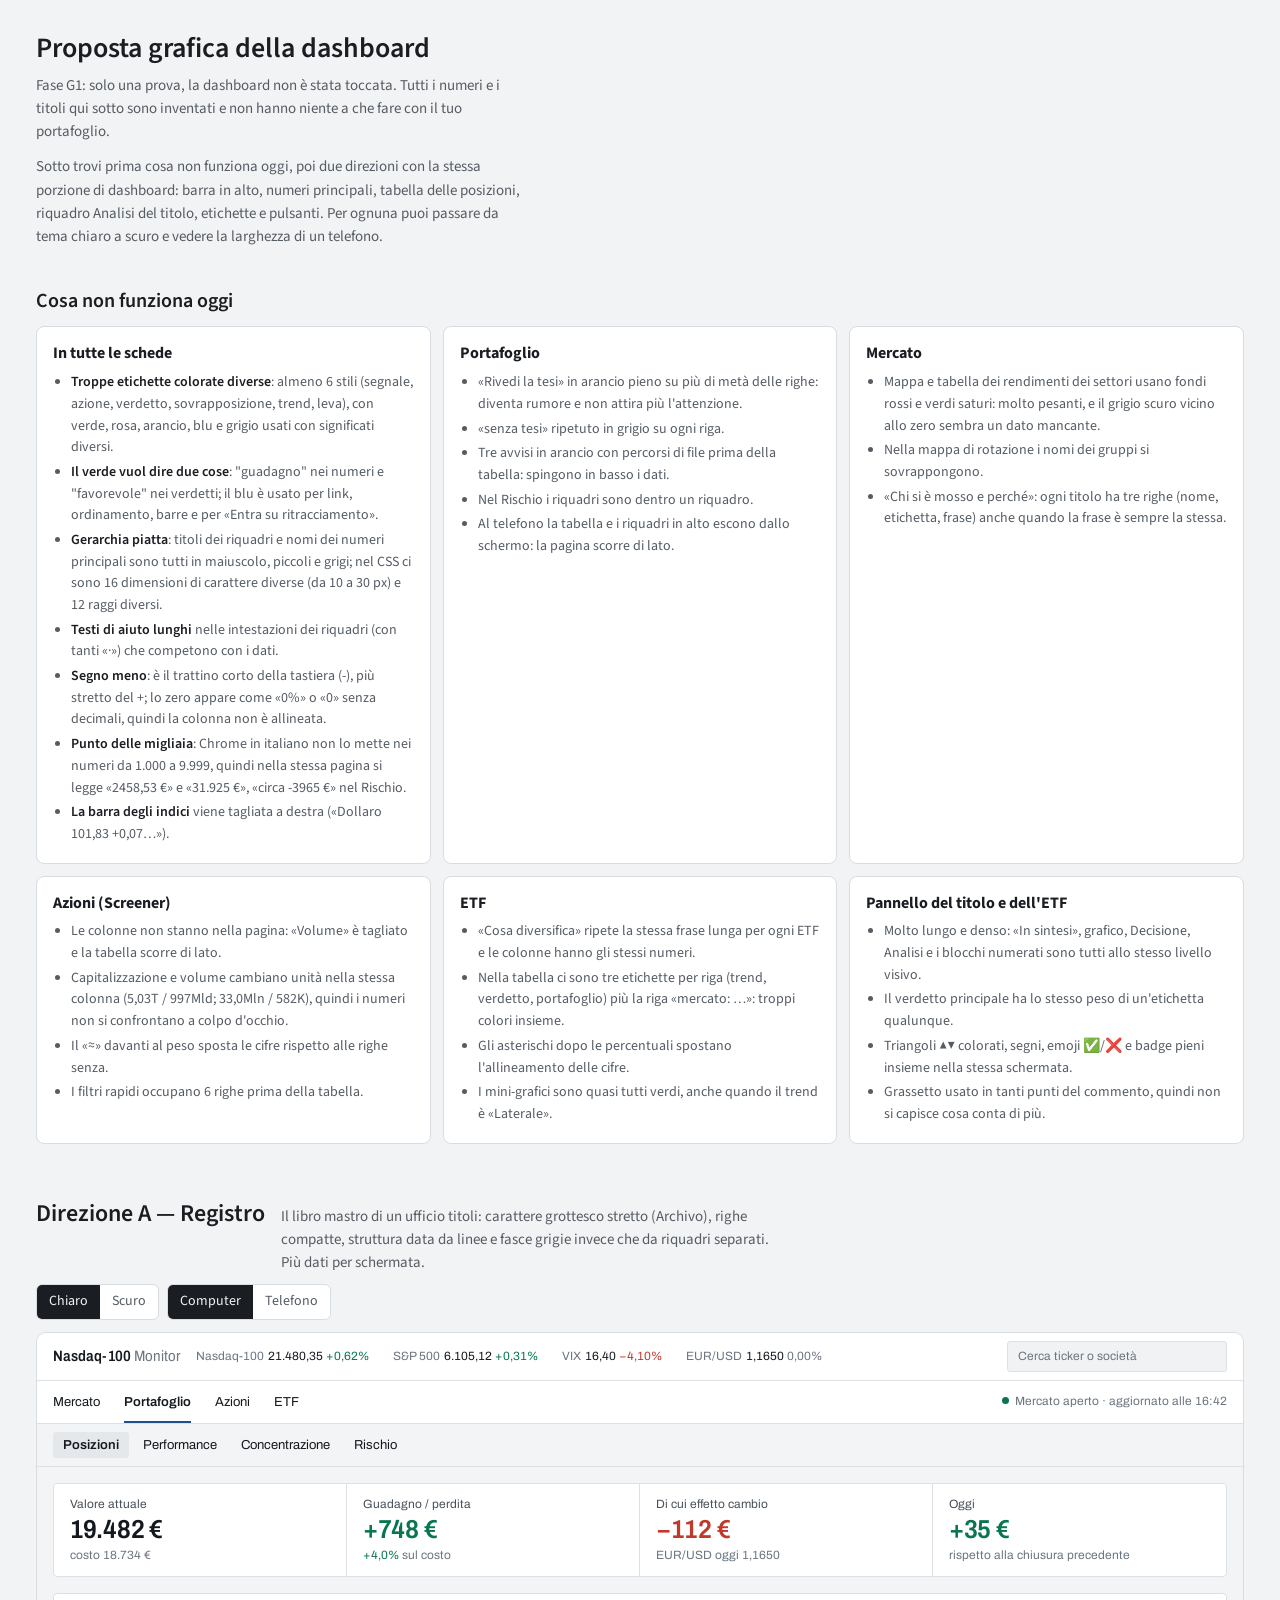
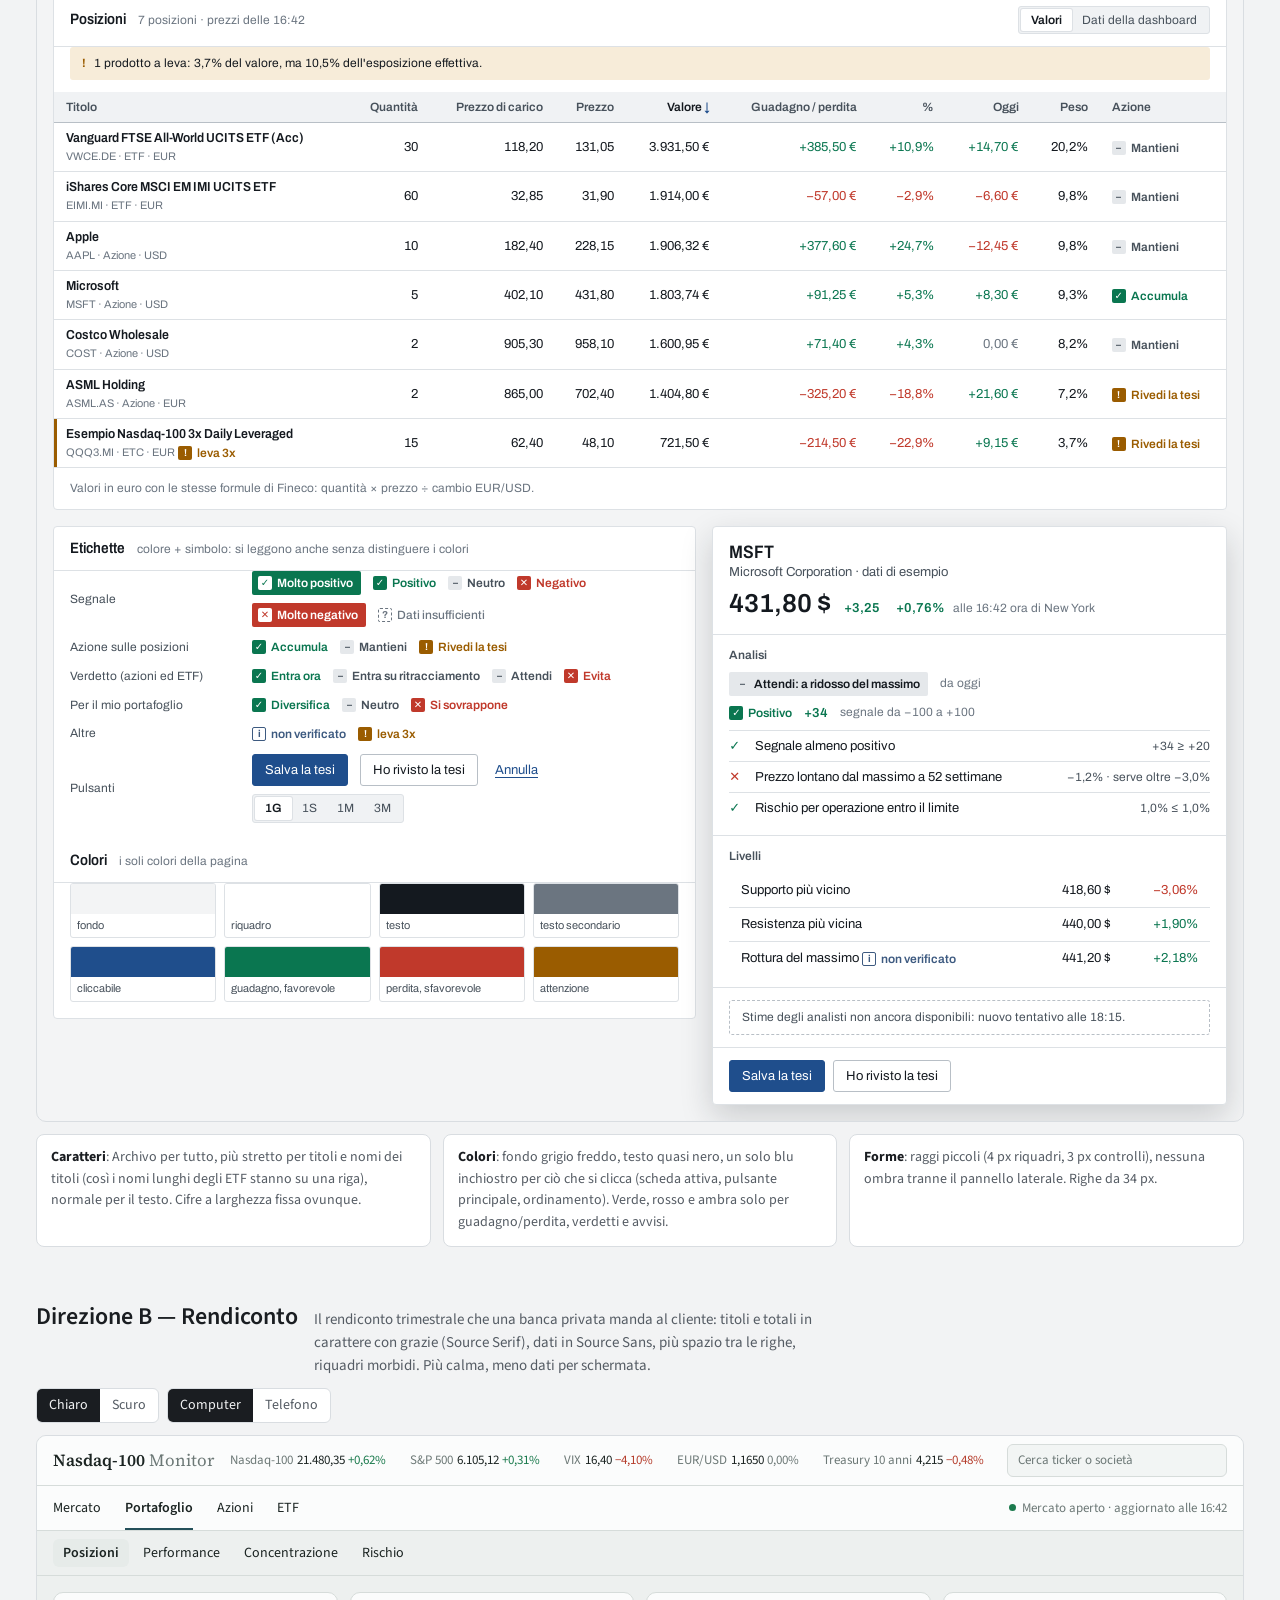
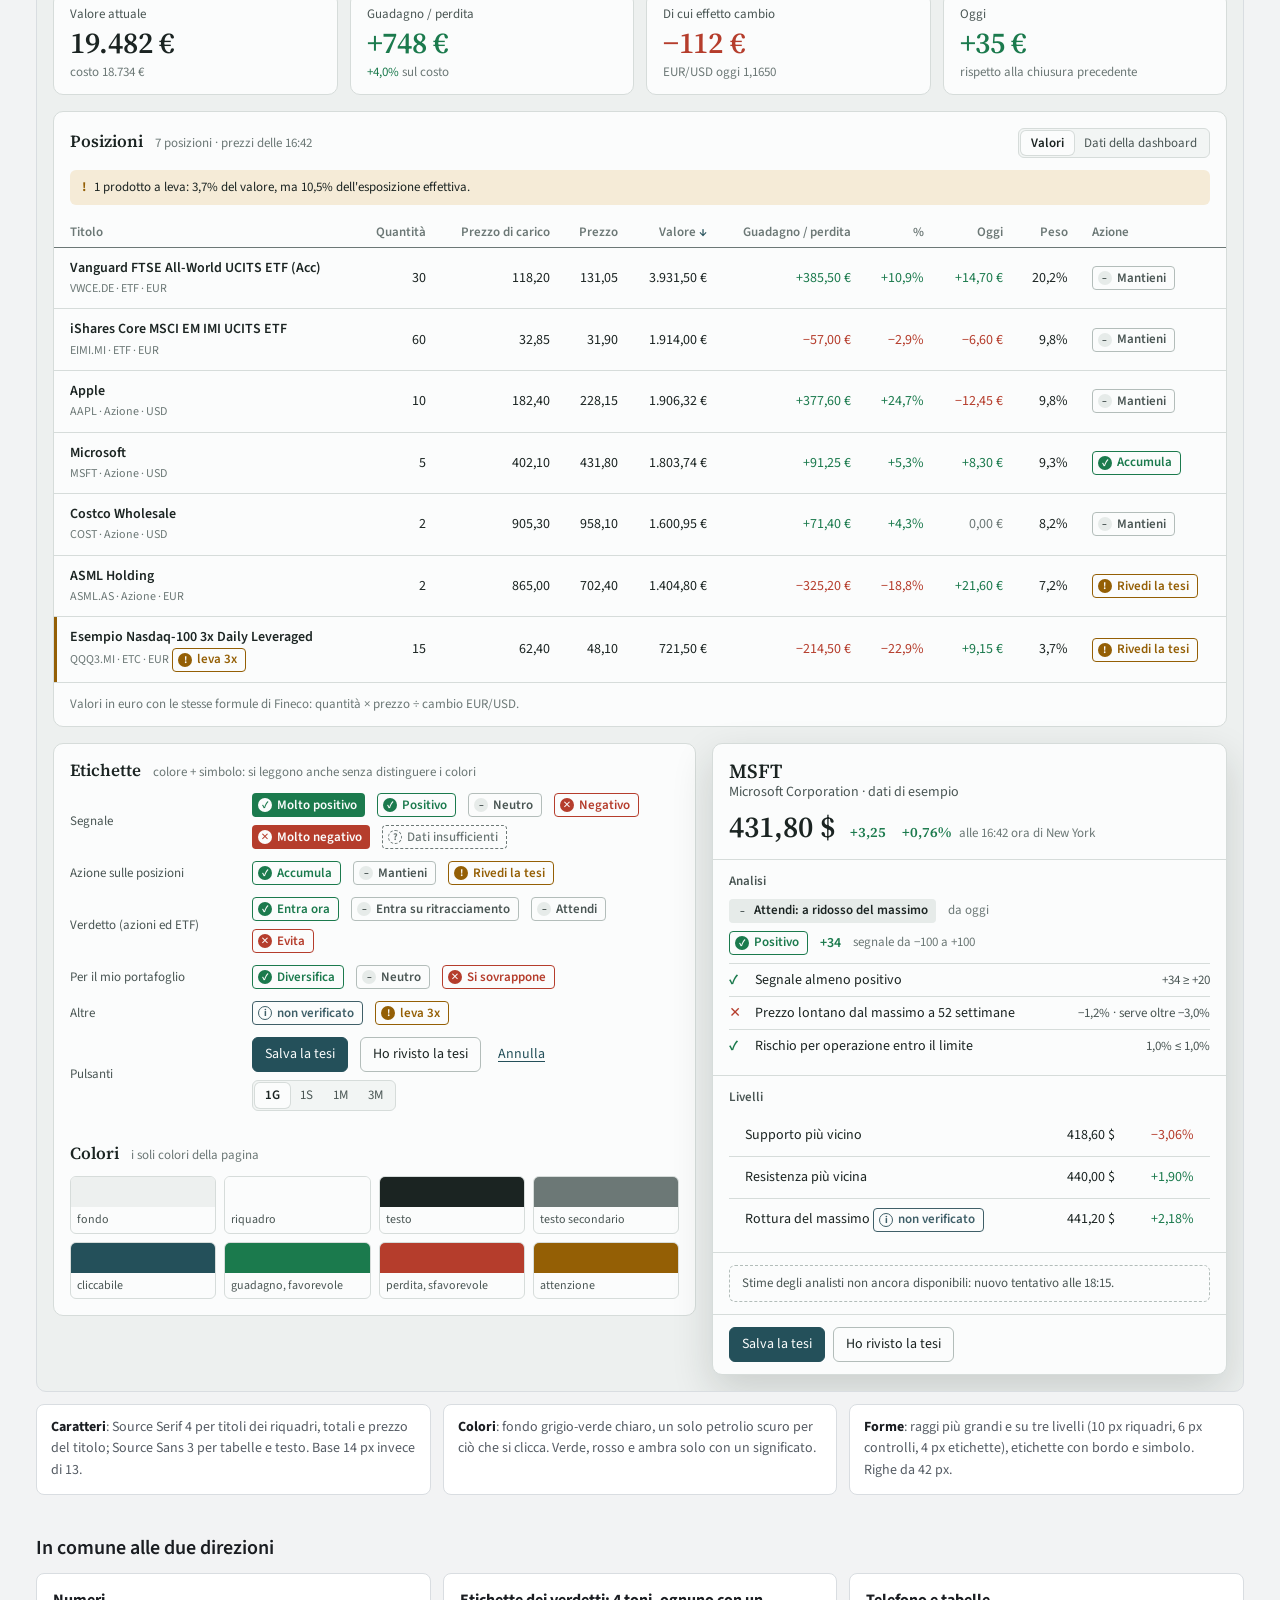
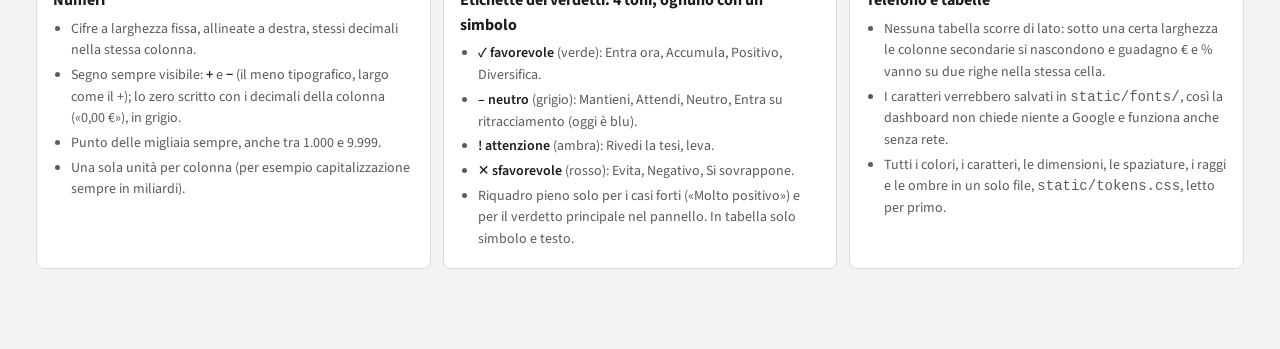
<file: reports/proposta-grafica.html>
<!doctype html>
<html lang="it">
<head>
<meta charset="utf-8">
<meta name="viewport" content="width=device-width, initial-scale=1">
<title>Proposta grafica</title>
<link rel="preconnect" href="https://fonts.googleapis.com">
<link rel="preconnect" href="https://fonts.gstatic.com" crossorigin>
<link href="https://fonts.googleapis.com/css2?family=Archivo:wdth,wght@62..125,400..700&family=Source+Sans+3:wght@400..700&family=Source+Serif+4:opsz,wght@8..60,400..700&display=swap" rel="stylesheet">
<style>
/* ============================================================
   Pagina di prova (Fase G1). Dati tutti inventati.
   Ogni direzione ha i suoi "token" (variabili CSS) in un solo punto:
   i componenti sotto usano solo le variabili.
   ============================================================ */

/* ---------- pagina che contiene le due proposte (neutra) */
:root { color-scheme: light; --p-bg: #f2f3f4; --p-ink: #1a1d21; --p-ink2: #555c64; --p-line: #d9dde1; --p-card: #fff; }
@media (prefers-color-scheme: dark) {
  :root:not([data-theme="light"]) { color-scheme: dark; --p-bg: #121518; --p-ink: #e6e9ec; --p-ink2: #a4acb4; --p-line: #2b3238; --p-card: #181c20; }
}
:root[data-theme="dark"] { color-scheme: dark; --p-bg: #121518; --p-ink: #e6e9ec; --p-ink2: #a4acb4; --p-line: #2b3238; --p-card: #181c20; }
* { box-sizing: border-box; }
html, body { margin: 0; }
body { background: var(--p-bg); color: var(--p-ink); font: 15px/1.55 "Source Sans 3", system-ui, sans-serif; }
.wrap { max-width: 1240px; margin: 0 auto; padding: 32px 16px 80px; }
.intro h1 { font: 600 28px/1.2 "Source Sans 3", sans-serif; margin: 0 0 8px; }
.intro p { max-width: 70ch; color: var(--p-ink2); margin: 0 0 12px; }
.intro h2 { font: 600 20px/1.3 "Source Sans 3", sans-serif; margin: 40px 0 8px; }
.analysis { display: grid; grid-template-columns: repeat(auto-fit, minmax(300px, 1fr)); gap: 12px; margin-top: 12px; }
.analysis section { background: var(--p-card); border: 1px solid var(--p-line); border-radius: 8px; padding: 14px 16px; }
.analysis h3 { font-size: 16px; margin: 0 0 6px; }
.analysis ul { margin: 0; padding-left: 18px; color: var(--p-ink2); font-size: 14px; }
.analysis li { margin: 3px 0; }
.analysis li b { color: var(--p-ink); font-weight: 600; }

.dir-head { display: flex; flex-wrap: wrap; align-items: baseline; gap: 8px 16px; margin: 56px 0 10px; }
.dir-head h2 { font: 600 24px/1.2 "Source Sans 3", sans-serif; margin: 0; }
.dir-head p { margin: 0; color: var(--p-ink2); max-width: 72ch; }
.controls { display: flex; flex-wrap: wrap; gap: 8px; margin: 0 0 12px; }
.controls .grp { display: inline-flex; border: 1px solid var(--p-line); border-radius: 6px; overflow: hidden; background: var(--p-card); }
.controls button { border: 0; background: none; padding: 6px 12px; font: inherit; font-size: 14px; color: var(--p-ink2); cursor: pointer; }
.controls button[aria-pressed="true"] { background: var(--p-ink); color: var(--p-bg); }
.controls button:focus-visible { outline: 2px solid #3b78c4; outline-offset: -2px; }
.stage { display: flex; justify-content: center; }
.notes { margin: 12px 0 0; display: grid; grid-template-columns: repeat(auto-fit, minmax(260px, 1fr)); gap: 12px; font-size: 14px; color: var(--p-ink2); }
.notes b { color: var(--p-ink); }
.notes div { background: var(--p-card); border: 1px solid var(--p-line); border-radius: 8px; padding: 12px 14px; }

/* ============================================================
   DIREZIONE A — "Registro"
   ============================================================ */
.dA {
  --bg: #f3f4f5; --surface: #ffffff; --surface-2: #f0f2f4; --surface-3: #e5e8eb;
  --line: #dde1e5; --line-strong: #b8bfc6;
  --ink: #14191f; --ink-2: #47515b; --ink-3: #6b7580;
  --accent: #1f4e8c; --accent-soft: #e3ebf5;
  --pos: #0a7650; --pos-soft: #e1f1ea;
  --neg: #c0392b; --neg-soft: #f8e5e2;
  --warn: #9a5c00; --warn-soft: #f7ecd9;
  --info: #3d5a80; --info-soft: #e6ecf3;
  --font-ui: "Archivo", system-ui, sans-serif; --font-num: "Archivo", system-ui, sans-serif; --font-title: "Archivo", system-ui, sans-serif;
  --wdth-title: 87; --wdth-body: 100;
  --fs-xs: 11px; --fs-sm: 12px; --fs-base: 13px; --fs-md: 15px; --fs-lg: 18px; --fs-xl: 26px;
  --lh: 1.4;
  --sp-1: 4px; --sp-2: 8px; --sp-3: 12px; --sp-4: 16px; --sp-5: 24px; --sp-6: 32px;
  --row-h: 34px;
  --r-panel: 4px; --r-ctrl: 3px; --r-tag: 2px;
  --shadow-float: 0 12px 32px rgba(20, 25, 31, .18);
  --panel-border: 1px solid var(--line);
}
.dA[data-theme="dark"] {
  --bg: #101418; --surface: #171c21; --surface-2: #1c2228; --surface-3: #252c33;
  --line: #2a3138; --line-strong: #46505a;
  --ink: #e8ecef; --ink-2: #adb6bf; --ink-3: #848e98;
  --accent: #8fb3e3; --accent-soft: #1f2d3f;
  --pos: #4cc493; --pos-soft: #143026;
  --neg: #f2806f; --neg-soft: #3a1d1a;
  --warn: #e3a94a; --warn-soft: #362812;
  --info: #9db4d4; --info-soft: #1e2835;
  --shadow-float: 0 12px 32px rgba(0, 0, 0, .5);
}

/* ============================================================
   DIREZIONE B — "Rendiconto"
   ============================================================ */
.dB {
  --bg: #edf0ef; --surface: #fbfcfc; --surface-2: #f2f5f4; --surface-3: #e6ebe9;
  --line: #d6dcda; --line-strong: #b3bdba;
  --ink: #1b2422; --ink-2: #4a5654; --ink-3: #6c7876;
  --accent: #24505a; --accent-soft: #e0ebec;
  --pos: #1b7a4d; --pos-soft: #e2f0e8;
  --neg: #b53d2c; --neg-soft: #f6e4e0;
  --warn: #945f05; --warn-soft: #f5ebd7;
  --info: #3f5f68; --info-soft: #e5edee;
  --font-ui: "Source Sans 3", system-ui, sans-serif; --font-num: "Source Sans 3", system-ui, sans-serif; --font-title: "Source Serif 4", Georgia, serif;
  --wdth-title: 100; --wdth-body: 100;
  --fs-xs: 12px; --fs-sm: 13px; --fs-base: 14px; --fs-md: 17px; --fs-lg: 20px; --fs-xl: 30px;
  --lh: 1.45;
  --sp-1: 4px; --sp-2: 8px; --sp-3: 12px; --sp-4: 16px; --sp-5: 24px; --sp-6: 32px;
  --row-h: 42px;
  --r-panel: 10px; --r-ctrl: 6px; --r-tag: 4px;
  --shadow-float: 0 16px 40px rgba(27, 36, 34, .16);
  --panel-border: 1px solid var(--line);
}
.dB[data-theme="dark"] {
  --bg: #111615; --surface: #182020; --surface-2: #1d2625; --surface-3: #26302f;
  --line: #2a3433; --line-strong: #485452;
  --ink: #e6ecea; --ink-2: #aab6b3; --ink-3: #838f8c;
  --accent: #86bcc6; --accent-soft: #1b2f33;
  --pos: #5cc48f; --pos-soft: #16302a;
  --neg: #ef8471; --neg-soft: #3a1f1b;
  --warn: #dfab4f; --warn-soft: #352914;
  --info: #9fbcc2; --info-soft: #1d2b2d;
  --shadow-float: 0 16px 40px rgba(0, 0, 0, .5);
}

/* ============================================================
   COMPONENTI (uguali per le due direzioni, usano solo i token)
   ============================================================ */
.frame {
  container-type: inline-size; width: 100%; max-width: 1240px; min-width: 0;
  background: var(--bg); color: var(--ink); border: 1px solid var(--p-line); border-radius: 10px; overflow: hidden;
  font: var(--fs-base)/var(--lh) var(--font-ui); font-variation-settings: "wdth" var(--wdth-body);
  -webkit-font-smoothing: antialiased; transition: max-width .25s ease;
}
.frame.phone { max-width: 390px; }
@media (prefers-reduced-motion: reduce) { .frame { transition: none; } }
.frame * { font-variant-numeric: tabular-nums lining-nums; }
.frame button { font: inherit; color: inherit; cursor: pointer; }
.frame :focus-visible { outline: 2px solid var(--accent); outline-offset: 2px; }

/* barra in alto */
.bar { display: flex; align-items: center; gap: var(--sp-4); padding: var(--sp-2) var(--sp-4); background: var(--surface); border-bottom: 1px solid var(--line); }
.brand { font: 600 var(--fs-md)/1 var(--font-title); font-variation-settings: "wdth" var(--wdth-title); white-space: nowrap; }
.brand span { color: var(--ink-3); font-weight: 400; }
/* whole items only: those that do not fit wrap onto a hidden second line, never cut in half */
.tape { display: flex; flex-wrap: wrap; gap: 0 var(--sp-5); flex: 1; min-width: 0; height: 1.5em; overflow: hidden; line-height: 1.5em; }
.tape div { white-space: nowrap; font-size: var(--fs-sm); }
.tape .l { color: var(--ink-3); margin-right: var(--sp-1); }
.search { width: 220px; padding: 6px 10px; border: 1px solid var(--line); border-radius: var(--r-ctrl); background: var(--surface-2); color: var(--ink-3); font-size: var(--fs-sm); }

.tabs { display: flex; align-items: flex-end; gap: var(--sp-5); padding: 0 var(--sp-4); background: var(--surface); border-bottom: 1px solid var(--line); }
.tab { border: 0; background: none; padding: var(--sp-3) 0 calc(var(--sp-3) - 2px); color: var(--ink-2); font-weight: 500; border-bottom: 2px solid transparent; }
.tab[aria-selected="true"] { color: var(--ink); font-weight: 600; border-bottom-color: var(--accent); }
.status { margin-left: auto; align-self: center; font-size: var(--fs-sm); color: var(--ink-3); white-space: nowrap; }
.status .dot { display: inline-block; width: 7px; height: 7px; border-radius: 50%; background: var(--pos); margin-right: 6px; vertical-align: 1px; }
.subtabs { display: flex; gap: var(--sp-1); padding: var(--sp-2) var(--sp-4); background: var(--bg); border-bottom: 1px solid var(--line); flex-wrap: wrap; }
.sub { border: 0; background: none; padding: 4px 10px; border-radius: var(--r-ctrl); color: var(--ink-2); }
.sub[aria-selected="true"] { background: var(--surface-3); color: var(--ink); font-weight: 600; }

.body { padding: var(--sp-4); display: grid; grid-template-columns: minmax(0, 1fr); gap: var(--sp-4); }
.panel { background: var(--surface); border: var(--panel-border); border-radius: var(--r-panel); }
.panel-h { display: flex; flex-wrap: wrap; align-items: baseline; gap: var(--sp-2) var(--sp-3); padding: var(--sp-3) var(--sp-4); }
.panel-h h3 { margin: 0; font: 600 var(--fs-md)/1.25 var(--font-title); font-variation-settings: "wdth" var(--wdth-title); }
.panel-h .meta { color: var(--ink-3); font-size: var(--fs-sm); }
.panel-h .end { margin-left: auto; }

/* riquadri dei numeri principali */
.kpis { display: grid; grid-template-columns: repeat(4, minmax(0, 1fr)); gap: 0; }
.kpi { padding: var(--sp-3) var(--sp-4); border-right: 1px solid var(--line); min-width: 0; }
.kpi:last-child { border-right: 0; }
.kpi .l { color: var(--ink-2); font-size: var(--fs-sm); }
.kpi .v { font: 600 var(--fs-xl)/1.15 var(--font-num); margin: 2px 0; letter-spacing: -.01em; }
.kpi .s { color: var(--ink-3); font-size: var(--fs-sm); }

/* numeri con segno */
.up { color: var(--pos); }
.down { color: var(--neg); }
.flat { color: var(--ink-3); }

/* tabelle */
.tbl { width: 100%; border-collapse: collapse; table-layout: auto; }
.tbl th, .tbl td { padding: 0 var(--sp-3); height: var(--row-h); text-align: left; white-space: nowrap; }
.tbl th { font-weight: 600; font-size: var(--fs-sm); color: var(--ink-2); background: var(--surface-2); border-bottom: 1px solid var(--line-strong); height: 30px; }
.tbl td { border-bottom: 1px solid var(--line); }
.tbl tr:last-child td { border-bottom: 0; }
.tbl .n { text-align: right; }
.tbl th.sorted { color: var(--ink); }
.tbl th.sorted::after { content: " ↓"; color: var(--accent); }
.tbl tbody tr:hover td { background: var(--surface-2); }
.tbl .t { white-space: normal; padding-top: 6px; padding-bottom: 6px; }
.tbl .t b { display: block; font-weight: 600; }
.tbl .t small { color: var(--ink-3); font-size: var(--fs-xs); }
.tbl .gp .sub2 { display: none; }
.tbl .t .act-in { display: none; margin-top: 4px; }
.dB .tbl .t { padding-top: 10px; padding-bottom: 10px; }
.tbl tr.lev td:first-child { box-shadow: inset 3px 0 0 var(--warn); }

/* avviso */
.notice { display: flex; gap: var(--sp-2); margin: 0 var(--sp-4) var(--sp-3); padding: var(--sp-2) var(--sp-3); border-radius: var(--r-ctrl); background: var(--warn-soft); color: var(--ink); font-size: var(--fs-sm); }
.notice .ic { color: var(--warn); font-weight: 700; }
.foot-note { color: var(--ink-3); font-size: var(--fs-sm); padding: var(--sp-3) var(--sp-4); border-top: 1px solid var(--line); margin: 0; }

/* etichette dei verdetti: colore + simbolo, mai solo il colore */
.tag { display: inline-flex; align-items: center; gap: 5px; font-size: var(--fs-sm); font-weight: 600; line-height: 1; white-space: nowrap; border-radius: var(--r-tag); }
.tag i { font-style: normal; display: inline-grid; place-items: center; width: 14px; height: 14px; font-size: 10px; font-weight: 700; border-radius: var(--r-tag); }
.tag.fav { color: var(--pos); }  .tag.fav i { background: var(--pos); color: var(--surface); }
.tag.neu { color: var(--ink-2); } .tag.neu i { background: var(--surface-3); color: var(--ink-2); }
.tag.att { color: var(--warn); } .tag.att i { background: var(--warn); color: var(--surface); }
.tag.unf { color: var(--neg); }  .tag.unf i { background: var(--neg); color: var(--surface); }
.tag.inf { color: var(--info); } .tag.inf i { background: none; border: 1px solid var(--info); color: var(--info); }
.tag.na  { color: var(--ink-3); font-weight: 500; } .tag.na i { background: none; border: 1px dashed var(--ink-3); color: var(--ink-3); }
/* "forte" (Molto positivo, verdetto principale): riquadro pieno */
.tag.strong { padding: 5px 8px 5px 6px; }
.tag.strong.fav { background: var(--pos); color: var(--surface); } .tag.strong.fav i { background: var(--surface); color: var(--pos); }
.tag.strong.unf { background: var(--neg); color: var(--surface); } .tag.strong.unf i { background: var(--surface); color: var(--neg); }
.tag.strong.att { background: var(--warn-soft); color: var(--warn); }
.tag.strong.neu { background: var(--surface-3); color: var(--ink); }

/* B: etichette con bordo (stile "timbro") */
.dB .tag:not(.strong) { padding: 4px 8px 4px 5px; border: 1px solid currentColor; background: var(--surface); }
.dB .tag.neu:not(.strong) { border-color: var(--line-strong); }
.dB .tag.na:not(.strong) { border-style: dashed; }
.dB .tag i { border-radius: 50%; }

/* pulsanti */
.btn { border: 1px solid var(--line-strong); background: var(--surface); border-radius: var(--r-ctrl); padding: 6px 12px; font-weight: 500; }
.btn:hover { background: var(--surface-2); }
.btn.primary { background: var(--accent); border-color: var(--accent); color: var(--surface); }
.btn.ghost { border-color: transparent; background: none; color: var(--accent); padding-left: 4px; padding-right: 4px; text-decoration: underline; text-underline-offset: 3px; }
.seg { display: inline-flex; border: 1px solid var(--line); border-radius: var(--r-ctrl); background: var(--surface-2); padding: 2px; }
.seg button { border: 0; background: none; padding: 3px 10px; border-radius: calc(var(--r-ctrl) - 1px); color: var(--ink-2); font-size: var(--fs-sm); }
.seg button[aria-pressed="true"] { background: var(--surface); color: var(--ink); font-weight: 600; box-shadow: 0 0 0 1px var(--line); }

/* riquadro Analisi (pannello laterale) */
.two { display: grid; grid-template-columns: minmax(0, 1.25fr) minmax(0, 1fr); gap: var(--sp-4); align-items: start; }
.drawer { box-shadow: var(--shadow-float); }
.d-head { padding: var(--sp-4); border-bottom: 1px solid var(--line); }
.d-head .tk { font: 600 var(--fs-lg)/1.1 var(--font-title); font-variation-settings: "wdth" var(--wdth-title); }
.d-head .nm { color: var(--ink-2); }
.d-head .px { font: 600 var(--fs-xl)/1.1 var(--font-num); margin-top: var(--sp-2); }
.d-head .px span { font-size: var(--fs-base); font-weight: 600; margin-left: var(--sp-2); }
.d-head .px small { font: 400 var(--fs-sm) var(--font-ui); color: var(--ink-3); margin-left: var(--sp-2); }
.d-sec { padding: var(--sp-3) var(--sp-4); border-bottom: 1px solid var(--line); }
.d-sec:last-child { border-bottom: 0; }
.d-sec h4 { margin: 0 0 var(--sp-2); font-size: var(--fs-sm); font-weight: 600; color: var(--ink-2); }
.d-row { display: flex; flex-wrap: wrap; align-items: center; gap: var(--sp-2) var(--sp-3); }
.d-row .score { font-weight: 600; }
.d-row .help { color: var(--ink-3); font-size: var(--fs-sm); }
.rules { list-style: none; margin: var(--sp-2) 0 0; padding: 0; }
.rules li { display: grid; grid-template-columns: 18px minmax(0, 1fr) auto; gap: var(--sp-2); padding: 6px 0; border-top: 1px solid var(--line); align-items: baseline; }
.rules .ok { color: var(--pos); font-weight: 700; }
.rules .ko { color: var(--neg); font-weight: 700; }
.rules .m { color: var(--ink-2); font-size: var(--fs-sm); text-align: right; }
.missing { color: var(--ink-2); font-size: var(--fs-sm); padding: var(--sp-2) var(--sp-3); border: 1px dashed var(--line-strong); border-radius: var(--r-ctrl); }
.d-actions { display: flex; flex-wrap: wrap; gap: var(--sp-2); align-items: center; }

/* catalogo delle etichette */
.gallery { padding: 0 var(--sp-4) var(--sp-4); display: grid; gap: var(--sp-3); }
.gallery .g { display: grid; grid-template-columns: 170px minmax(0, 1fr); gap: var(--sp-3); align-items: center; }
.gallery .g > span { color: var(--ink-2); font-size: var(--fs-sm); }
.gallery .g > div { display: flex; flex-wrap: wrap; gap: var(--sp-2) var(--sp-3); }
.sw { display: grid; grid-template-columns: repeat(auto-fill, minmax(120px, 1fr)); gap: var(--sp-2); padding: 0 var(--sp-4) var(--sp-4); }
.sw div { border: 1px solid var(--line); border-radius: var(--r-ctrl); overflow: hidden; font-size: var(--fs-xs); }
.sw b { display: block; height: 30px; }
.sw span { display: block; padding: 4px 6px; color: var(--ink-2); }

/* ---------- direzione A: KPI dentro una sola fascia, intestazioni compatte */
.dA .kpi .v { font-variation-settings: "wdth" 88; font-weight: 650; }
.dA .tbl .t b { font-variation-settings: "wdth" 92; }
.dA .panel-h { border-bottom: 1px solid var(--line); }

/* ---------- direzione B: più aria, titoli e totali in carattere con grazie */
.dB .kpis { gap: var(--sp-3); background: none; border: 0; }
.dB .kpi { background: var(--surface); border: 1px solid var(--line); border-radius: var(--r-panel); }
.dB .kpi .v { font-family: var(--font-title); font-weight: 600; }
.dB .panel-h { padding: var(--sp-4) var(--sp-4) var(--sp-3); }
.dB .tbl th { background: none; border-bottom: 1px solid var(--ink-3); color: var(--ink-3); font-weight: 600; }
.dB .tbl th, .dB .tbl td { padding: 0 var(--sp-3); }
.dB .tbl th:first-child, .dB .tbl td:first-child { padding-left: var(--sp-4); }
.dB .tbl th:last-child, .dB .tbl td:last-child { padding-right: var(--sp-4); }
.dB .d-head .px { font-family: var(--font-title); }

/* ---------- telefono e finestre strette: niente scorrimento orizzontale */
@container (max-width: 900px) {
  .tbl .c-cost, .tbl .c-day { display: none; }
  .two { grid-template-columns: minmax(0, 1fr); }
}
@container (max-width: 640px) {
  .bar { flex-wrap: wrap; gap: var(--sp-2) var(--sp-3); }
  .tape { order: 3; flex-basis: 100%; gap: var(--sp-4); }
  .search { width: auto; flex: 1; }
  .tabs { gap: var(--sp-4); }
  .status { display: none; }
  .body { padding: var(--sp-3); gap: var(--sp-3); }
  .kpis { grid-template-columns: repeat(2, minmax(0, 1fr)); }
  .dA .kpi:nth-child(2) { border-right: 0; }
  .dA .kpi:nth-child(-n+2) { border-bottom: 1px solid var(--line); }
  .kpi .v { font-size: var(--fs-lg); }
  .tbl .c-q, .tbl .c-px, .tbl .c-pct, .tbl .c-w { display: none; }
  .tbl .gp .sub2 { display: block; font-size: var(--fs-xs); }
  .tbl th, .tbl td { padding: 0 var(--sp-2); }
  .dB .tbl th:first-child, .dB .tbl td:first-child { padding-left: var(--sp-3); }
  .dB .tbl th:last-child, .dB .tbl td:last-child { padding-right: var(--sp-3); }
  .tbl .t { white-space: normal; }
  .tbl .c-act { display: none; }
  .tbl .t .act-in { display: block; }
  .rules li { grid-template-columns: 18px minmax(0, 1fr); }
  .rules .m { grid-column: 2; text-align: left; }
  .gallery .g { grid-template-columns: minmax(0, 1fr); gap: var(--sp-1); }
}
</style>
</head>
<body>
<div class="wrap">
  <div class="intro">
    <h1>Proposta grafica della dashboard</h1>
    <p>Fase G1: solo una prova, la dashboard non è stata toccata. Tutti i numeri e i titoli qui sotto sono inventati e non hanno niente a che fare con il tuo portafoglio.</p>
    <p>Sotto trovi prima cosa non funziona oggi, poi due direzioni con la stessa porzione di dashboard: barra in alto, numeri principali, tabella delle posizioni, riquadro Analisi del titolo, etichette e pulsanti. Per ognuna puoi passare da tema chiaro a scuro e vedere la larghezza di un telefono.</p>

    <h2>Cosa non funziona oggi</h2>
    <div class="analysis">
      <section><h3>In tutte le schede</h3><ul>
        <li><b>Troppe etichette colorate diverse</b>: almeno 6 stili (segnale, azione, verdetto, sovrapposizione, trend, leva), con verde, rosa, arancio, blu e grigio usati con significati diversi.</li>
        <li><b>Il verde vuol dire due cose</b>: "guadagno" nei numeri e "favorevole" nei verdetti; il blu è usato per link, ordinamento, barre e per «Entra su ritracciamento».</li>
        <li><b>Gerarchia piatta</b>: titoli dei riquadri e nomi dei numeri principali sono tutti in maiuscolo, piccoli e grigi; nel CSS ci sono 16 dimensioni di carattere diverse (da 10 a 30 px) e 12 raggi diversi.</li>
        <li><b>Testi di aiuto lunghi</b> nelle intestazioni dei riquadri (con tanti «·») che competono con i dati.</li>
        <li><b>Segno meno</b>: è il trattino corto della tastiera (-), più stretto del +; lo zero appare come «0%» o «0» senza decimali, quindi la colonna non è allineata.</li>
        <li><b>Punto delle migliaia</b>: Chrome in italiano non lo mette nei numeri da 1.000 a 9.999, quindi nella stessa pagina si legge «2458,53 €» e «31.925 €», «circa -3965 €» nel Rischio.</li>
        <li><b>La barra degli indici</b> viene tagliata a destra («Dollaro 101,83 +0,07…»).</li>
      </ul></section>
      <section><h3>Portafoglio</h3><ul>
        <li>«Rivedi la tesi» in arancio pieno su più di metà delle righe: diventa rumore e non attira più l'attenzione.</li>
        <li>«senza tesi» ripetuto in grigio su ogni riga.</li>
        <li>Tre avvisi in arancio con percorsi di file prima della tabella: spingono in basso i dati.</li>
        <li>Nel Rischio i riquadri sono dentro un riquadro.</li>
        <li>Al telefono la tabella e i riquadri in alto escono dallo schermo: la pagina scorre di lato.</li>
      </ul></section>
      <section><h3>Mercato</h3><ul>
        <li>Mappa e tabella dei rendimenti dei settori usano fondi rossi e verdi saturi: molto pesanti, e il grigio scuro vicino allo zero sembra un dato mancante.</li>
        <li>Nella mappa di rotazione i nomi dei gruppi si sovrappongono.</li>
        <li>«Chi si è mosso e perché»: ogni titolo ha tre righe (nome, etichetta, frase) anche quando la frase è sempre la stessa.</li>
      </ul></section>
      <section><h3>Azioni (Screener)</h3><ul>
        <li>Le colonne non stanno nella pagina: «Volume» è tagliato e la tabella scorre di lato.</li>
        <li>Capitalizzazione e volume cambiano unità nella stessa colonna (5,03T / 997Mld; 33,0Mln / 582K), quindi i numeri non si confrontano a colpo d'occhio.</li>
        <li>Il «≈» davanti al peso sposta le cifre rispetto alle righe senza.</li>
        <li>I filtri rapidi occupano 6 righe prima della tabella.</li>
      </ul></section>
      <section><h3>ETF</h3><ul>
        <li>«Cosa diversifica» ripete la stessa frase lunga per ogni ETF e le colonne hanno gli stessi numeri.</li>
        <li>Nella tabella ci sono tre etichette per riga (trend, verdetto, portafoglio) più la riga «mercato: …»: troppi colori insieme.</li>
        <li>Gli asterischi dopo le percentuali spostano l'allineamento delle cifre.</li>
        <li>I mini-grafici sono quasi tutti verdi, anche quando il trend è «Laterale».</li>
      </ul></section>
      <section><h3>Pannello del titolo e dell'ETF</h3><ul>
        <li>Molto lungo e denso: «In sintesi», grafico, Decisione, Analisi e i blocchi numerati sono tutti allo stesso livello visivo.</li>
        <li>Il verdetto principale ha lo stesso peso di un'etichetta qualunque.</li>
        <li>Triangoli ▲▼ colorati, segni, emoji ✅/❌ e badge pieni insieme nella stessa schermata.</li>
        <li>Grassetto usato in tanti punti del commento, quindi non si capisce cosa conta di più.</li>
      </ul></section>
    </div>
  </div>

  <div class="dir-head"><h2>Direzione A — Registro</h2>
    <p>Il libro mastro di un ufficio titoli: carattere grottesco stretto (Archivo), righe compatte, struttura data da linee e fasce grigie invece che da riquadri separati. Più dati per schermata.</p></div>
  <div class="controls" data-for="A"></div>
  <div class="stage"><div class="frame dA" id="A" data-theme="light"></div></div>
  <div class="notes">
    <div><b>Caratteri</b>: Archivo per tutto, più stretto per titoli e nomi dei titoli (così i nomi lunghi degli ETF stanno su una riga), normale per il testo. Cifre a larghezza fissa ovunque.</div>
    <div><b>Colori</b>: fondo grigio freddo, testo quasi nero, un solo blu inchiostro per ciò che si clicca (scheda attiva, pulsante principale, ordinamento). Verde, rosso e ambra solo per guadagno/perdita, verdetti e avvisi.</div>
    <div><b>Forme</b>: raggi piccoli (4 px riquadri, 3 px controlli), nessuna ombra tranne il pannello laterale. Righe da 34 px.</div>
  </div>

  <div class="dir-head"><h2>Direzione B — Rendiconto</h2>
    <p>Il rendiconto trimestrale che una banca privata manda al cliente: titoli e totali in carattere con grazie (Source Serif), dati in Source Sans, più spazio tra le righe, riquadri morbidi. Più calma, meno dati per schermata.</p></div>
  <div class="controls" data-for="B"></div>
  <div class="stage"><div class="frame dB" id="B" data-theme="light"></div></div>
  <div class="notes">
    <div><b>Caratteri</b>: Source Serif 4 per titoli dei riquadri, totali e prezzo del titolo; Source Sans 3 per tabelle e testo. Base 14 px invece di 13.</div>
    <div><b>Colori</b>: fondo grigio-verde chiaro, un solo petrolio scuro per ciò che si clicca. Verde, rosso e ambra solo con un significato.</div>
    <div><b>Forme</b>: raggi più grandi e su tre livelli (10 px riquadri, 6 px controlli, 4 px etichette), etichette con bordo e simbolo. Righe da 42 px.</div>
  </div>

  <div class="intro">
    <h2>In comune alle due direzioni</h2>
    <div class="analysis">
      <section><h3>Numeri</h3><ul>
        <li>Cifre a larghezza fissa, allineate a destra, stessi decimali nella stessa colonna.</li>
        <li>Segno sempre visibile: <b>+</b> e <b>−</b> (il meno tipografico, largo come il +); lo zero scritto con i decimali della colonna («0,00 €»), in grigio.</li>
        <li>Punto delle migliaia sempre, anche tra 1.000 e 9.999.</li>
        <li>Una sola unità per colonna (per esempio capitalizzazione sempre in miliardi).</li>
      </ul></section>
      <section><h3>Etichette dei verdetti: 4 toni, ognuno con un simbolo</h3><ul>
        <li><b>✓ favorevole</b> (verde): Entra ora, Accumula, Positivo, Diversifica.</li>
        <li><b>– neutro</b> (grigio): Mantieni, Attendi, Neutro, Entra su ritracciamento (oggi è blu).</li>
        <li><b>! attenzione</b> (ambra): Rivedi la tesi, leva.</li>
        <li><b>✕ sfavorevole</b> (rosso): Evita, Negativo, Si sovrappone.</li>
        <li>Riquadro pieno solo per i casi forti («Molto positivo») e per il verdetto principale nel pannello. In tabella solo simbolo e testo.</li>
      </ul></section>
      <section><h3>Telefono e tabelle</h3><ul>
        <li>Nessuna tabella scorre di lato: sotto una certa larghezza le colonne secondarie si nascondono e guadagno € e % vanno su due righe nella stessa cella.</li>
        <li>I caratteri verrebbero salvati in <code>static/fonts/</code>, così la dashboard non chiede niente a Google e funziona anche senza rete.</li>
        <li>Tutti i colori, i caratteri, le dimensioni, le spaziature, i raggi e le ombre in un solo file, <code>static/tokens.css</code>, letto per primo.</li>
      </ul></section>
    </div>
  </div>
</div>

<script>
// ---------- dati inventati per la prova
const ROWS = [
  { n: "Vanguard FTSE All-World UCITS ETF (Acc)", t: "VWCE.DE", k: "ETF", c: "EUR", q: 30, cost: 118.20, px: 131.05, val: 3931.50, gp: 385.50, pct: 10.9, day: 14.70, w: 20.2, act: "Mantieni" },
  { n: "iShares Core MSCI EM IMI UCITS ETF", t: "EIMI.MI", k: "ETF", c: "EUR", q: 60, cost: 32.85, px: 31.90, val: 1914.00, gp: -57.00, pct: -2.9, day: -6.60, w: 9.8, act: "Mantieni" },
  { n: "Apple", t: "AAPL", k: "Azione", c: "USD", q: 10, cost: 182.40, px: 228.15, val: 1906.32, gp: 377.60, pct: 24.7, day: -12.45, w: 9.8, act: "Mantieni" },
  { n: "Microsoft", t: "MSFT", k: "Azione", c: "USD", q: 5, cost: 402.10, px: 431.80, val: 1803.74, gp: 91.25, pct: 5.3, day: 8.30, w: 9.3, act: "Accumula" },
  { n: "Costco Wholesale", t: "COST", k: "Azione", c: "USD", q: 2, cost: 905.30, px: 958.10, val: 1600.95, gp: 71.40, pct: 4.3, day: 0, w: 8.2, act: "Mantieni" },
  { n: "ASML Holding", t: "ASML.AS", k: "Azione", c: "EUR", q: 2, cost: 865.00, px: 702.40, val: 1404.80, gp: -325.20, pct: -18.8, day: 21.60, w: 7.2, act: "Rivedi la tesi" },
  { n: "Esempio Nasdaq-100 3x Daily Leveraged", t: "QQQ3.MI", k: "ETC", c: "EUR", q: 15, cost: 62.40, px: 48.10, val: 721.50, gp: -214.50, pct: -22.9, day: 9.15, w: 3.7, act: "Rivedi la tesi", lev: 3 },
];
const TONE = { "Mantieni": "neu", "Accumula": "fav", "Rivedi la tesi": "att" };
const GLYPH = { fav: "✓", neu: "–", att: "!", unf: "✕", inf: "i", na: "?" };

// numbers: Italian separators, fixed decimals, true minus sign, zero without sign
const nf = (v, d) => Math.abs(v).toLocaleString("it-IT", { minimumFractionDigits: d, maximumFractionDigits: d, useGrouping: "always" });
const zero = (v, d) => Math.abs(v) < 0.5 * 10 ** -d;
const sgn = (v, d, unit = "") => zero(v, d) ? `<span class="flat">${nf(0, d)}${unit}</span>`
  : `<span class="${v > 0 ? "up" : "down"}">${v > 0 ? "+" : "−"}${nf(v, d)}${unit}</span>`;
const plain = (v, d, unit = "") => nf(v, d) + unit;
const tag = (tone, text, strong) => `<span class="tag ${tone}${strong ? " strong" : ""}"><i aria-hidden="true">${GLYPH[tone]}</i><span>${text}</span></span>`;

function frameHTML() {
  const rows = ROWS.map(r => `
    <tr${r.lev ? ' class="lev"' : ""}>
      <td class="t"><b>${r.n}</b><small>${r.t} · ${r.k} · ${r.c}</small>${r.lev ? ` <small>${tag("att", "leva " + r.lev + "x")}</small>` : ""}<span class="act-in">${tag(TONE[r.act], r.act)}</span></td>
      <td class="n c-q">${r.q}</td>
      <td class="n c-cost">${plain(r.cost, 2)}</td>
      <td class="n c-px">${plain(r.px, 2)}</td>
      <td class="n">${plain(r.val, 2, " €")}</td>
      <td class="n gp">${sgn(r.gp, 2, " €")}<span class="sub2">${sgn(r.pct, 1, "%")}</span></td>
      <td class="n c-pct">${sgn(r.pct, 1, "%")}</td>
      <td class="n c-day">${sgn(r.day, 2, " €")}</td>
      <td class="n c-w">${plain(r.w, 1, "%")}</td>
      <td class="c-act">${tag(TONE[r.act], r.act)}</td>
    </tr>`).join("");
  return `
  <div class="bar">
    <div class="brand">Nasdaq-100 <span>Monitor</span></div>
    <div class="tape">
      <div><span class="l">Nasdaq-100</span>21.480,35 ${sgn(0.62, 2, "%")}</div>
      <div><span class="l">S&amp;P 500</span>6.105,12 ${sgn(0.31, 2, "%")}</div>
      <div><span class="l">VIX</span>16,40 ${sgn(-4.10, 2, "%")}</div>
      <div><span class="l">EUR/USD</span>1,1650 ${sgn(0, 2, "%")}</div>
      <div><span class="l">Treasury 10 anni</span>4,215 ${sgn(-0.48, 2, "%")}</div>
    </div>
    <div class="search">Cerca ticker o società</div>
  </div>
  <div class="tabs" role="tablist">
    <button class="tab" role="tab">Mercato</button><button class="tab" role="tab" aria-selected="true">Portafoglio</button><button class="tab" role="tab">Azioni</button><button class="tab" role="tab">ETF</button>
    <span class="status"><span class="dot"></span>Mercato aperto · aggiornato alle 16:42</span>
  </div>
  <div class="subtabs" role="tablist">
    <button class="sub" aria-selected="true">Posizioni</button><button class="sub">Performance</button><button class="sub">Concentrazione</button><button class="sub">Rischio</button>
  </div>
  <div class="body">
    <div class="panel kpis">
      <div class="kpi"><div class="l">Valore attuale</div><div class="v">19.482 €</div><div class="s">costo 18.734 €</div></div>
      <div class="kpi"><div class="l">Guadagno / perdita</div><div class="v">${sgn(748, 0, " €")}</div><div class="s">${sgn(4.0, 1, "%")} sul costo</div></div>
      <div class="kpi"><div class="l">Di cui effetto cambio</div><div class="v">${sgn(-112, 0, " €")}</div><div class="s">EUR/USD oggi 1,1650</div></div>
      <div class="kpi"><div class="l">Oggi</div><div class="v">${sgn(35, 0, " €")}</div><div class="s">rispetto alla chiusura precedente</div></div>
    </div>

    <div class="panel">
      <div class="panel-h"><h3>Posizioni</h3><span class="meta">7 posizioni · prezzi delle 16:42</span>
        <span class="end seg" role="group"><button aria-pressed="true">Valori</button><button>Dati della dashboard</button></span></div>
      <div class="notice"><span class="ic" aria-hidden="true">!</span><span>1 prodotto a leva: 3,7% del valore, ma 10,5% dell'esposizione effettiva.</span></div>
      <table class="tbl">
        <thead><tr>
          <th>Titolo</th><th class="n c-q">Quantità</th><th class="n c-cost">Prezzo di carico</th><th class="n c-px">Prezzo</th>
          <th class="n sorted">Valore</th><th class="n">Guadagno / perdita</th><th class="n c-pct">%</th><th class="n c-day">Oggi</th><th class="n c-w">Peso</th><th class="c-act">Azione</th>
        </tr></thead>
        <tbody>${rows}</tbody>
      </table>
      <p class="foot-note">Valori in euro con le stesse formule di Fineco: quantità × prezzo ÷ cambio EUR/USD.</p>
    </div>

    <div class="two">
      <div class="panel">
        <div class="panel-h"><h3>Etichette</h3><span class="meta">colore + simbolo: si leggono anche senza distinguere i colori</span></div>
        <div class="gallery">
          <div class="g"><span>Segnale</span><div>${tag("fav", "Molto positivo", 1)}${tag("fav", "Positivo")}${tag("neu", "Neutro")}${tag("unf", "Negativo")}${tag("unf", "Molto negativo", 1)}${tag("na", "Dati insufficienti")}</div></div>
          <div class="g"><span>Azione sulle posizioni</span><div>${tag("fav", "Accumula")}${tag("neu", "Mantieni")}${tag("att", "Rivedi la tesi")}</div></div>
          <div class="g"><span>Verdetto (azioni ed ETF)</span><div>${tag("fav", "Entra ora")}${tag("neu", "Entra su ritracciamento")}${tag("neu", "Attendi")}${tag("unf", "Evita")}</div></div>
          <div class="g"><span>Per il mio portafoglio</span><div>${tag("fav", "Diversifica")}${tag("neu", "Neutro")}${tag("unf", "Si sovrappone")}</div></div>
          <div class="g"><span>Altre</span><div>${tag("inf", "non verificato")}${tag("att", "leva 3x")}</div></div>
          <div class="g"><span>Pulsanti</span><div class="d-actions"><button class="btn primary">Salva la tesi</button><button class="btn">Ho rivisto la tesi</button><button class="btn ghost">Annulla</button>
            <span class="seg" role="group"><button aria-pressed="true">1G</button><button>1S</button><button>1M</button><button>3M</button></span></div></div>
        </div>
        <div class="panel-h"><h3>Colori</h3><span class="meta">i soli colori della pagina</span></div>
        <div class="sw">
          <div><b style="background:var(--bg)"></b><span>fondo</span></div>
          <div><b style="background:var(--surface)"></b><span>riquadro</span></div>
          <div><b style="background:var(--ink)"></b><span>testo</span></div>
          <div><b style="background:var(--ink-3)"></b><span>testo secondario</span></div>
          <div><b style="background:var(--accent)"></b><span>cliccabile</span></div>
          <div><b style="background:var(--pos)"></b><span>guadagno, favorevole</span></div>
          <div><b style="background:var(--neg)"></b><span>perdita, sfavorevole</span></div>
          <div><b style="background:var(--warn)"></b><span>attenzione</span></div>
        </div>
      </div>

      <div class="panel drawer">
        <div class="d-head">
          <div class="tk">MSFT</div><div class="nm">Microsoft Corporation · dati di esempio</div>
          <div class="px">431,80 $ ${sgn(3.25, 2)}<span>${sgn(0.76, 2, "%")}</span><small>alle 16:42 ora di New York</small></div>
        </div>
        <div class="d-sec"><h4>Analisi</h4>
          <div class="d-row">${tag("neu", "Attendi: a ridosso del massimo", 1)}<span class="help">da oggi</span></div>
          <div class="d-row" style="margin-top:8px">${tag("fav", "Positivo")}<span class="score">${sgn(34, 0)}</span><span class="help">segnale da −100 a +100</span></div>
          <ul class="rules">
            <li><span class="ok" aria-label="sì">✓</span><span>Segnale almeno positivo</span><span class="m">+34 ≥ +20</span></li>
            <li><span class="ko" aria-label="no">✕</span><span>Prezzo lontano dal massimo a 52 settimane</span><span class="m">−1,2% · serve oltre −3,0%</span></li>
            <li><span class="ok" aria-label="sì">✓</span><span>Rischio per operazione entro il limite</span><span class="m">1,0% ≤ 1,0%</span></li>
          </ul>
        </div>
        <div class="d-sec"><h4>Livelli</h4>
          <table class="tbl">
            <tbody>
              <tr><td>Supporto più vicino</td><td class="n">418,60 $</td><td class="n">${sgn(-3.06, 2, "%")}</td></tr>
              <tr><td>Resistenza più vicina</td><td class="n">440,00 $</td><td class="n">${sgn(1.90, 2, "%")}</td></tr>
              <tr><td>Rottura del massimo ${tag("inf", "non verificato")}</td><td class="n">441,20 $</td><td class="n">${sgn(2.18, 2, "%")}</td></tr>
            </tbody>
          </table>
        </div>
        <div class="d-sec">
          <div class="missing">Stime degli analisti non ancora disponibili: nuovo tentativo alle 18:15.</div>
        </div>
        <div class="d-sec d-actions"><button class="btn primary">Salva la tesi</button><button class="btn">Ho rivisto la tesi</button></div>
      </div>
    </div>
  </div>`;
}

// ---------- toggles (theme and phone width) for each frame
for (const id of ["A", "B"]) {
  const f = document.getElementById(id);
  f.innerHTML = frameHTML();
  const c = document.querySelector(`.controls[data-for="${id}"]`);
  c.innerHTML = `<span class="grp" role="group" aria-label="Tema"><button data-t="light" aria-pressed="true">Chiaro</button><button data-t="dark" aria-pressed="false">Scuro</button></span>
    <span class="grp" role="group" aria-label="Larghezza"><button data-w="desk" aria-pressed="true">Computer</button><button data-w="phone" aria-pressed="false">Telefono</button></span>`;
  c.addEventListener("click", e => {
    const b = e.target.closest("button"); if (!b) return;
    b.parentElement.querySelectorAll("button").forEach(x => x.setAttribute("aria-pressed", x === b));
    if (b.dataset.t) f.dataset.theme = b.dataset.t;
    if (b.dataset.w) f.classList.toggle("phone", b.dataset.w === "phone");
  });
  // "#telefono" opens both proposals at phone width; "#scuro" in dark theme
  if (location.hash.includes("telefono")) c.querySelector('[data-w="phone"]').click();
  if (location.hash.includes("scuro")) c.querySelector('[data-t="dark"]').click();
}
</script>
</body>
</html>
</file>
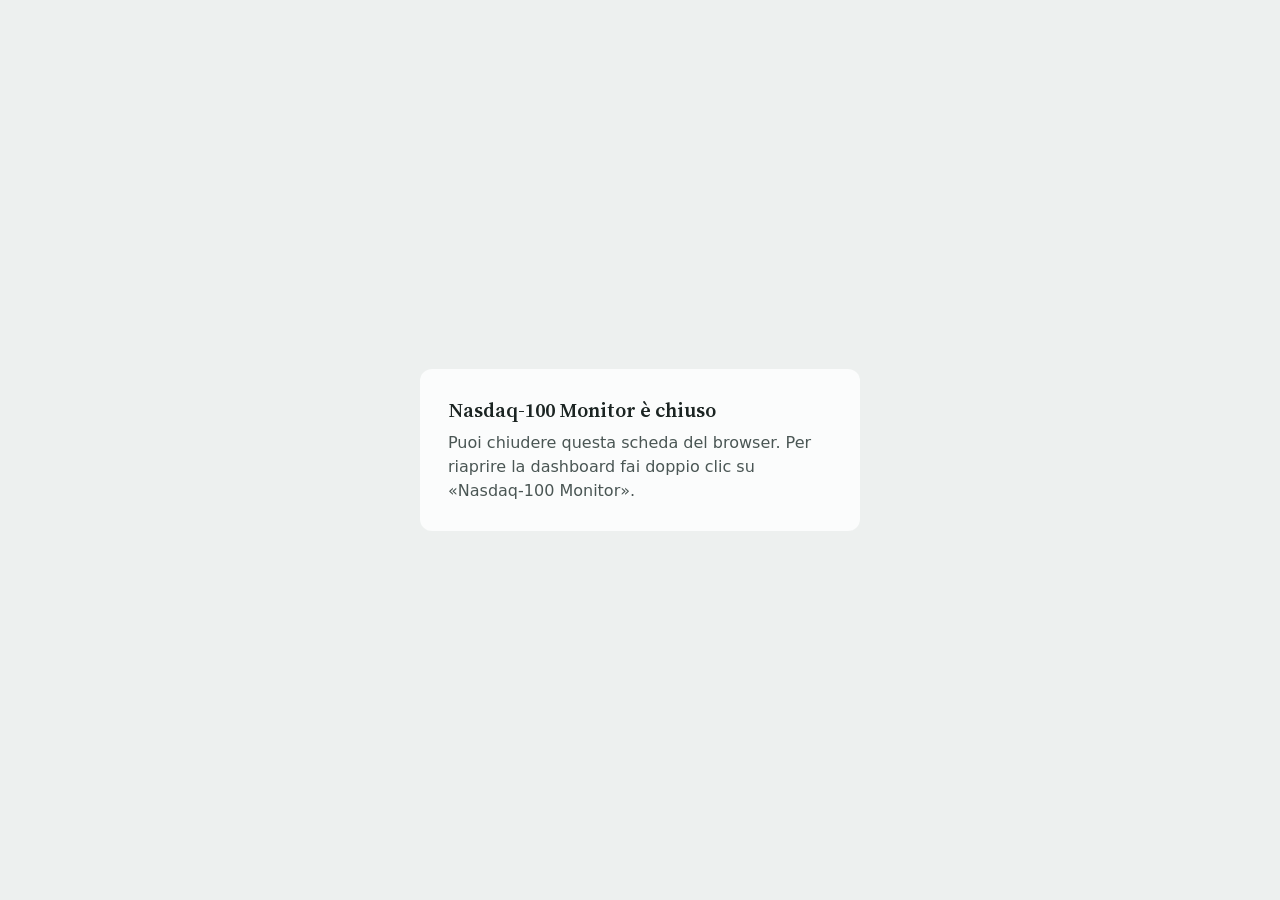
<file: static/chiuso.html>
<!doctype html>
<html lang="it">
<head>
<meta charset="utf-8">
<meta name="viewport" content="width=device-width, initial-scale=1">
<title>Nasdaq-100 Monitor · chiuso</title>
<link rel="icon" type="image/svg+xml" href="/static/icon.svg?v=2026-11-09a">
<link rel="stylesheet" href="/static/tokens.css">
<style>
body { margin: 0; min-height: 100vh; display: grid; place-items: center; background: var(--bg); color: var(--ink);
  font: 16px/1.5 var(--font-body, system-ui); }
main { background: var(--surface); border: 1px solid var(--border); border-radius: 12px; padding: 28px;
  width: min(440px, calc(100vw - 32px)); box-sizing: border-box; }
h1 { font: 600 20px/1.3 var(--font-title, serif); margin: 0 0 8px; }
p { margin: 0; color: var(--ink-2); }
</style>
</head>
<body>
<!-- portable Windows app (phase 9B): shown after «Chiudi l'app» -->
<main><h1>Nasdaq-100 Monitor è chiuso</h1>
<p>Puoi chiudere questa scheda del browser. Per riaprire la dashboard fai doppio clic su «Nasdaq-100 Monitor».</p></main>
</body>
</html>
</file>
<file: static/tokens.css>
/* ============================================================
   Sistema di design della dashboard (direzione B "Rendiconto", Fase G2).
   L'unico punto con colori, caratteri, dimensioni, spaziature, raggi e ombre:
   styles.css usa solo queste variabili. Caricato prima di styles.css.
   ============================================================ */

/* Caratteri salvati in static/fonts (licenza SIL Open Font License 1.1, vedi static/fonts/LICENZA.txt):
   nessuna richiesta a Google, la dashboard funziona anche senza rete. */
@font-face {
  font-family: "Source Sans 3"; font-style: normal; font-weight: 400 700; font-display: swap;
  src: url("/static/fonts/source-sans-3.woff2") format("woff2");
  unicode-range: U+0000-00FF, U+0131, U+0152-0153, U+02BB-02BC, U+02C6, U+02DA, U+02DC, U+0304, U+0308, U+0329, U+2000-206F, U+20AC, U+2122, U+2191, U+2193, U+2212, U+2215, U+FEFF, U+FFFD;
}
@font-face {
  font-family: "Source Sans 3"; font-style: italic; font-weight: 400 700; font-display: swap;
  src: url("/static/fonts/source-sans-3-italic.woff2") format("woff2");
  unicode-range: U+0000-00FF, U+0131, U+0152-0153, U+02BB-02BC, U+02C6, U+02DA, U+02DC, U+0304, U+0308, U+0329, U+2000-206F, U+20AC, U+2122, U+2191, U+2193, U+2212, U+2215, U+FEFF, U+FFFD;
}
@font-face {
  font-family: "Source Serif 4"; font-style: normal; font-weight: 500 700; font-display: swap;
  src: url("/static/fonts/source-serif-4.woff2") format("woff2");
  unicode-range: U+0000-00FF, U+0131, U+0152-0153, U+02BB-02BC, U+02C6, U+02DA, U+02DC, U+0304, U+0308, U+0329, U+2000-206F, U+20AC, U+2122, U+2191, U+2193, U+2212, U+2215, U+FEFF, U+FFFD;
}

:root {
  color-scheme: light;

  /* ---------- colori: neutri */
  --bg: #edf0ef;            /* fondo della pagina */
  --surface: #fbfcfc;       /* riquadri */
  --surface-2: #f2f5f4;     /* righe al passaggio del mouse, riquadri interni */
  --surface-3: #e6ebe9;     /* elemento selezionato, binari delle barre */
  --line: #d6dcda;          /* linee tra le righe e bordi */
  --line-strong: #b3bdba;   /* bordi dei controlli */
  --ink: #1b2422;           /* testo */
  --ink-2: #4a5654;         /* testo secondario */
  --ink-3: #6c7876;         /* note, unità, intestazioni delle colonne */

  /* ---------- colori: solo con un significato */
  --accent: #24505a;        /* ciò che si clicca: scheda attiva, pulsante principale, ordinamento */
  --accent-soft: #e0ebec;
  --pos: #1b7a4d;           /* guadagno, favorevole (sempre con + o ✓) */
  --pos-soft: #e2f0e8;
  --neg: #b53d2c;           /* perdita, sfavorevole (sempre con − o ✕) */
  --neg-soft: #f6e4e0;
  --warn: #945f05;          /* attenzione (sempre con !) */
  --warn-soft: #f5ebd7;
  --info: #3f5f68;          /* "non verificato", fonti */
  --info-soft: #e5edee;
  --on-strong: #ffffff;     /* testo sopra un colore pieno */

  /* ---------- colori dei grafici (serie distinte, non giudizi) */
  --series-1: #2f6f86;
  --series-2: #c06a2b;
  --series-3: #3d8a6e;
  --series-4: #7a5aa6;
  --map-bg: #26302f;

  /* ---------- caratteri */
  --font-ui: "Source Sans 3", system-ui, -apple-system, "Segoe UI", sans-serif;
  --font-title: "Source Serif 4", Georgia, "Times New Roman", serif;

  /* scala (px): 12 · 13 · 14 · 17 · 20 · 30 */
  --fs-xs: 12px;            /* note, etichette */
  --fs-sm: 13px;            /* intestazioni delle colonne, testo secondario */
  --fs-base: 14px;          /* testo e tabelle */
  --fs-md: 17px;            /* titoli dei riquadri */
  --fs-lg: 20px;            /* titolo del pannello */
  --fs-xl: 30px;            /* numeri principali, prezzo */
  --lh: 1.45;
  --lh-text: 1.55;          /* paragrafi di spiegazione */

  /* ---------- spaziature (px) */
  --sp-1: 4px;
  --sp-2: 8px;
  --sp-3: 12px;
  --sp-4: 16px;
  --sp-5: 24px;
  --sp-6: 32px;
  --cell-y: 9px;            /* spazio sopra e sotto nelle celle delle tabelle */
  --cell-x: 12px;

  /* ---------- raggi: tre livelli */
  --r-panel: 10px;          /* riquadri, pannello */
  --r-ctrl: 6px;            /* pulsanti, campi, avvisi */
  --r-tag: 4px;             /* etichette */

  /* ---------- ombre: solo per ciò che sta sopra la pagina (pannello laterale, suggerimenti) */
  --shadow-float: 0 16px 40px rgba(27, 36, 34, .16), 0 1px 3px rgba(27, 36, 34, .08);
  --scrim: rgba(27, 36, 34, .32);
}

/* tema scuro: segue il Mac, salvo scelta diversa con il pulsante */
@media (prefers-color-scheme: dark) {
  :root:not([data-theme="light"]) {
    color-scheme: dark;
    --bg: #111615; --surface: #182020; --surface-2: #1d2625; --surface-3: #26302f;
    --line: #2a3433; --line-strong: #485452;
    --ink: #e6ecea; --ink-2: #aab6b3; --ink-3: #838f8c;
    --accent: #86bcc6; --accent-soft: #1b2f33;
    --pos: #5cc48f; --pos-soft: #16302a;
    --neg: #ef8471; --neg-soft: #3a1f1b;
    --warn: #dfab4f; --warn-soft: #352914;
    --info: #9fbcc2; --info-soft: #1d2b2d;
    --on-strong: #111615;
    --series-1: #6fb0c8; --series-2: #e0935a; --series-3: #6cc19f; --series-4: #ab8ad6;
    --map-bg: #111615;
    --shadow-float: 0 16px 40px rgba(0, 0, 0, .55), 0 1px 3px rgba(0, 0, 0, .4);
    --scrim: rgba(0, 0, 0, .5);
  }
}
:root[data-theme="dark"] {
  color-scheme: dark;
  --bg: #111615; --surface: #182020; --surface-2: #1d2625; --surface-3: #26302f;
  --line: #2a3433; --line-strong: #485452;
  --ink: #e6ecea; --ink-2: #aab6b3; --ink-3: #838f8c;
  --accent: #86bcc6; --accent-soft: #1b2f33;
  --pos: #5cc48f; --pos-soft: #16302a;
  --neg: #ef8471; --neg-soft: #3a1f1b;
  --warn: #dfab4f; --warn-soft: #352914;
  --info: #9fbcc2; --info-soft: #1d2b2d;
  --on-strong: #111615;
  --series-1: #6fb0c8; --series-2: #e0935a; --series-3: #6cc19f; --series-4: #ab8ad6;
  --map-bg: #111615;
  --shadow-float: 0 16px 40px rgba(0, 0, 0, .55), 0 1px 3px rgba(0, 0, 0, .4);
  --scrim: rgba(0, 0, 0, .5);
}
</file>
